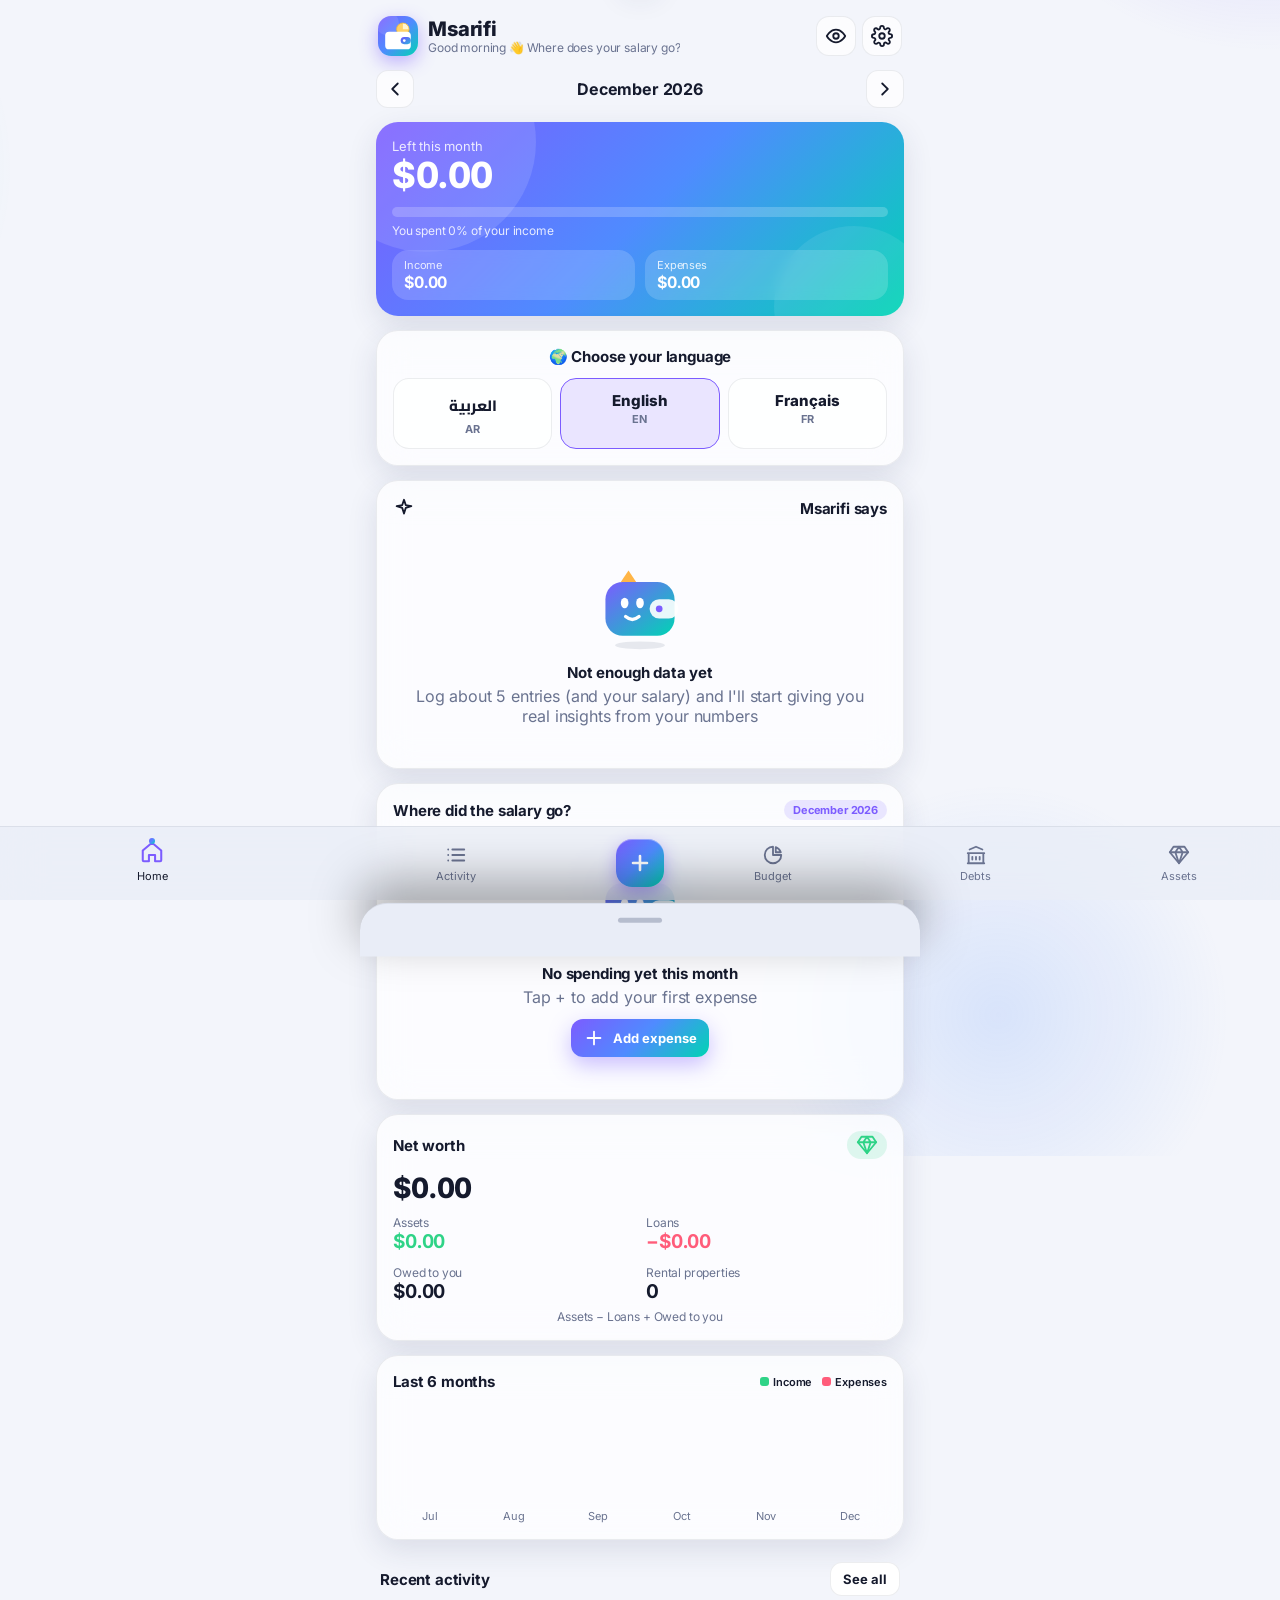
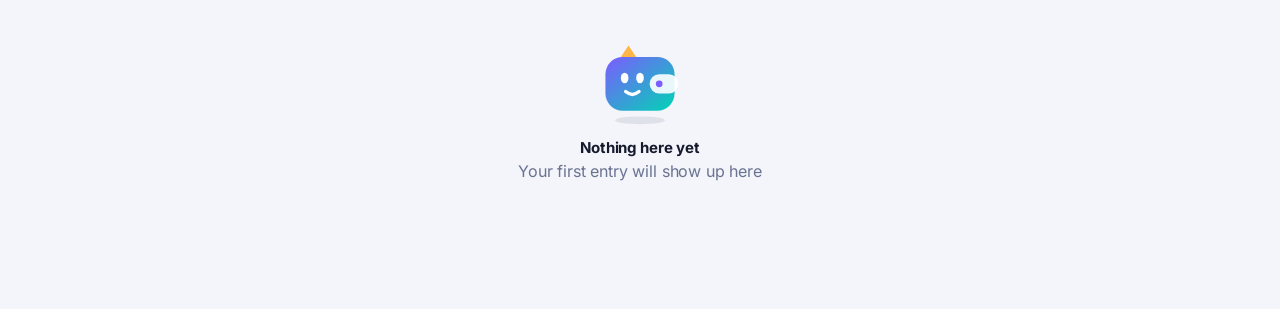
<file: index.html>
<!doctype html>
<html lang="ar" dir="rtl">
<head>
<meta charset="utf-8">
<meta name="viewport" content="width=device-width,initial-scale=1,viewport-fit=cover">
<title>Msarifi</title>
<meta name="description" content="Msarifi: تطبيق لإدارة المصاريف الشخصية والميزانية · Expense & budget tracker · Suivi des dépenses et du budget.">
<meta name="theme-color" content="#0b0f1a" id="themeColor">
<meta name="apple-mobile-web-app-capable" content="yes">
<meta name="mobile-web-app-capable" content="yes">
<meta name="apple-mobile-web-app-status-bar-style" content="black-translucent">
<meta name="apple-mobile-web-app-title" content="Msarifi">
<link rel="manifest" href="manifest.json">
<link rel="icon" href="icons/favicon-32.png" sizes="32x32">
<link rel="icon" href="icons/logo.svg" type="image/svg+xml">
<link rel="apple-touch-icon" href="icons/apple-touch-icon.png">
<link rel="preload" href="fonts/cairo-arabic.woff2" as="font" type="font/woff2" crossorigin>
<link rel="stylesheet" href="styles.css">
<script>try{var t=localStorage.getItem('msarifi.theme');if(localStorage.getItem('msarifi.priv')==='1')document.documentElement.dataset.priv='1';if(t)document.documentElement.dataset.theme=t;else if(matchMedia('(prefers-color-scheme: light)').matches)document.documentElement.dataset.theme='light'}catch(e){}try{var L=localStorage.getItem('msarifi.lang');if(['ar','en','fr'].indexOf(L)<0){L='ar';var n=navigator.languages||[navigator.language||''];for(var i=0;i<n.length;i++){var c=String(n[i]).slice(0,2).toLowerCase();if(c==='ar'||c==='en'||c==='fr'){L=c;break}}}document.documentElement.lang=L;document.documentElement.dir=L==='ar'?'rtl':'ltr'}catch(e){}</script>
</head>
<body>
<div id="app">
  <header class="top">
    <div class="brand"><img class="logo" src="icons/logo.svg" alt=""><div><h1>Msarifi</h1><small id="hello">أين يذهب راتبك؟</small></div></div>
    <div class="row">
      <button class="icon-btn press" id="privBtn" aria-label="إخفاء المبالغ" aria-pressed="false"></button>
      <button class="icon-btn press" id="settingsBtn" aria-label="Paramètres"></button>
    </div>
  </header>
  <main>
    <section class="view" id="v-home"></section>
    <section class="view" id="v-tx"></section>
    <section class="view" id="v-budget"></section>
    <section class="view" id="v-debts"></section>
    <section class="view" id="v-wealth"></section>
  </main>
</div>
<button class="fab" id="fab" aria-label="أضف مصروفًا"></button>
<nav class="tabs" id="tabs"></nav>
<div class="backdrop" id="backdrop"></div>
<div class="sheet" id="sheet" role="dialog" aria-modal="true"><div class="grab"></div><div id="sheetBody"></div></div>
<div class="toast" id="toast"></div>
<canvas id="confetti"></canvas>
<input type="file" id="importFile" accept="application/json,.json" hidden>
<script src="i18n.js"></script>
<script src="app.js"></script>
</body>
</html>
</file>
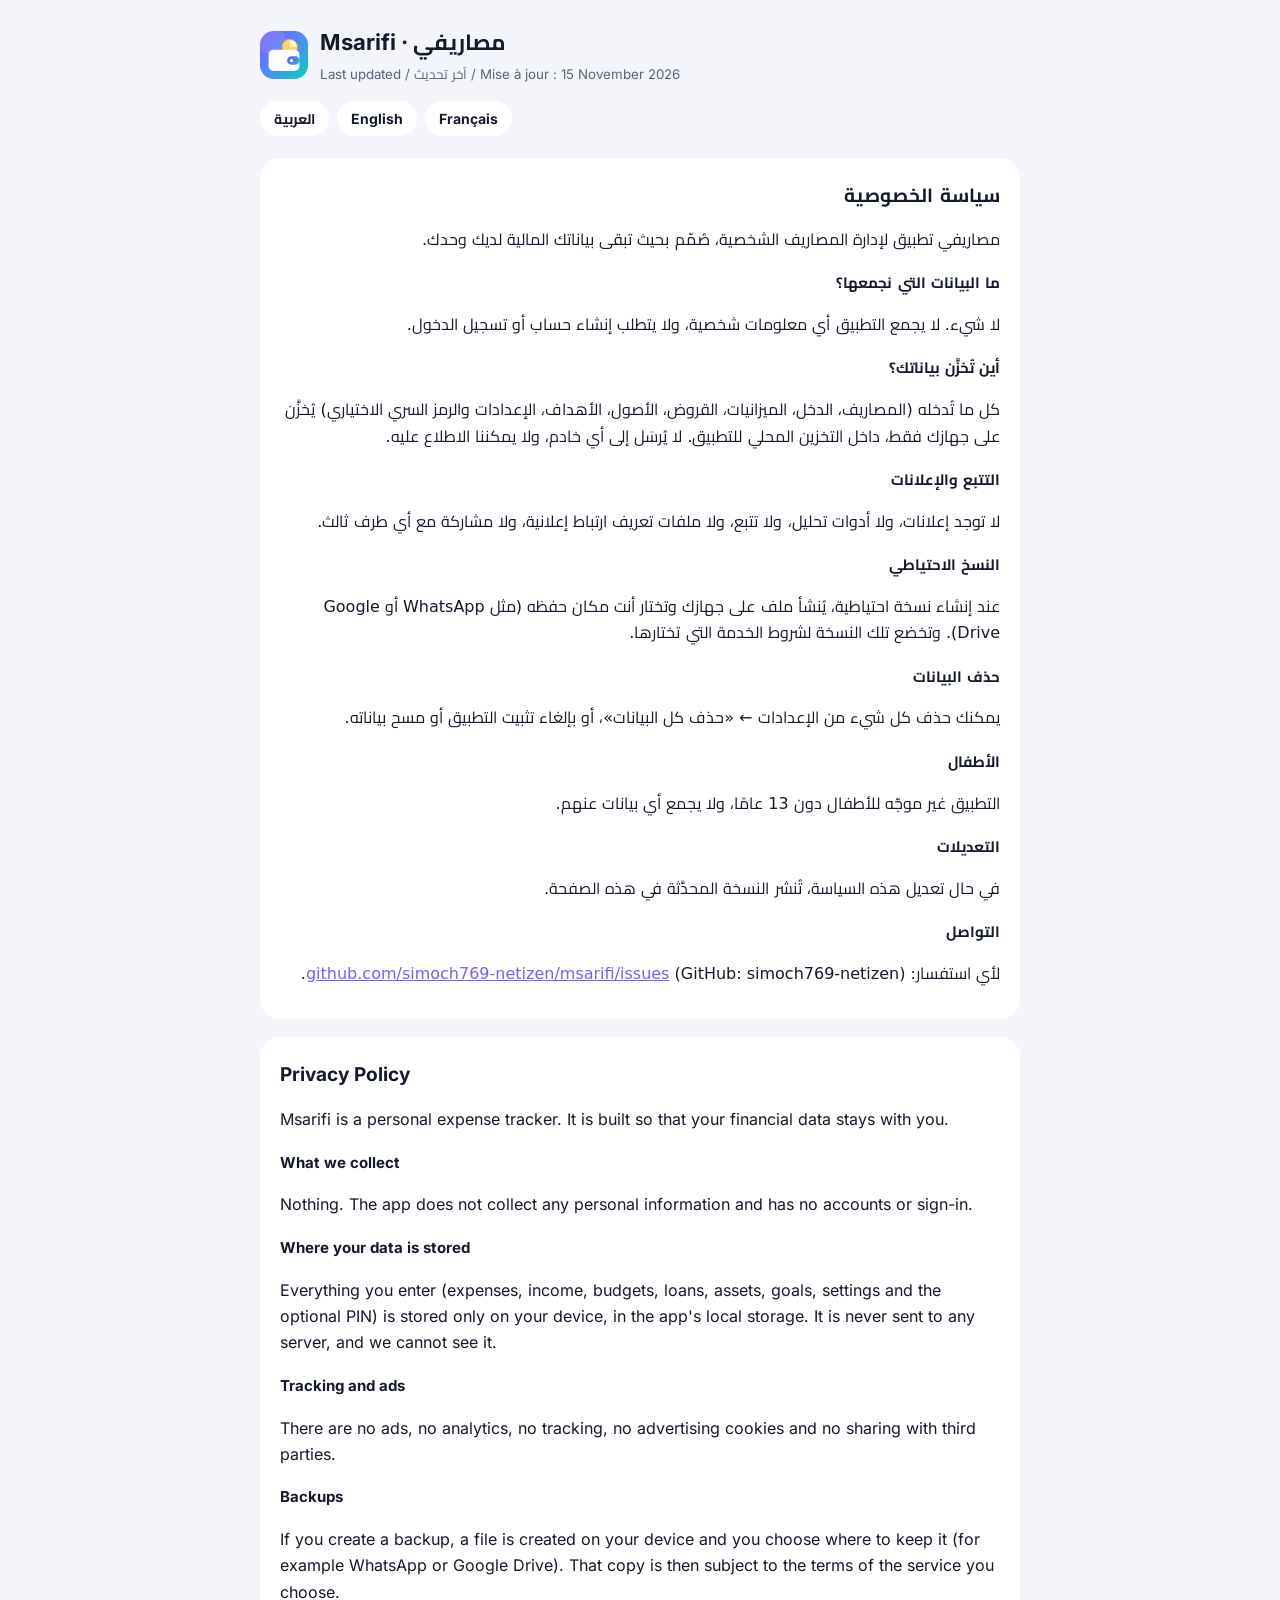
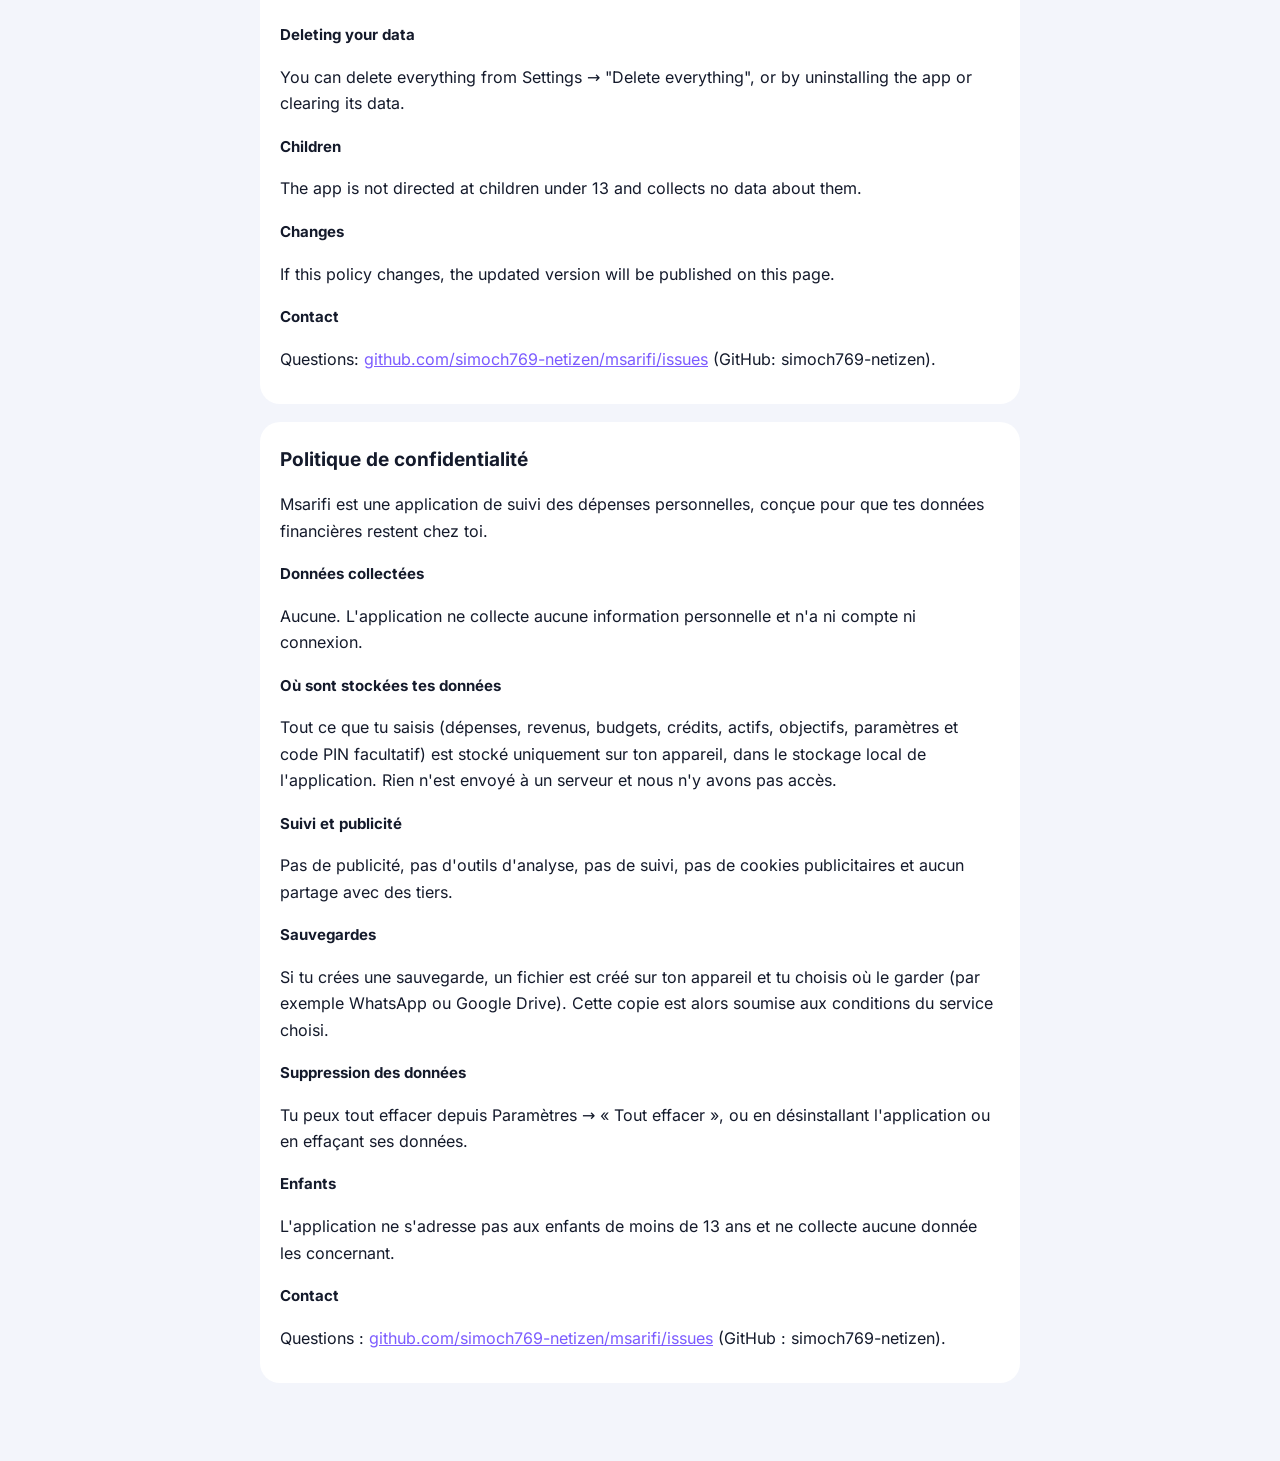
<file: privacy.html>
<!doctype html>
<html lang="en">
<head>
<meta charset="utf-8">
<meta name="viewport" content="width=device-width,initial-scale=1">
<title>Msarifi · Privacy Policy · سياسة الخصوصية · Politique de confidentialité</title>
<meta name="description" content="Msarifi privacy policy: your data stays on your device. No accounts, no servers, no tracking.">
<link rel="icon" href="icons/favicon-32.png">
<style>
@font-face{font-family:Cairo;font-weight:200 1000;font-display:swap;src:url(fonts/cairo-arabic.woff2) format('woff2');unicode-range:U+0600-06FF,U+FE70-FEFF}
@font-face{font-family:Inter;font-weight:100 900;font-display:swap;src:url(fonts/inter-latin.woff2) format('woff2')}
:root{color-scheme:dark light;--bg:#0b0f1a;--card:#141a2b;--text:#eef1f8;--muted:#9aa4bd;--acc:#7c5cff}
@media (prefers-color-scheme:light){:root{--bg:#f3f5fb;--card:#fff;--text:#141a2b;--muted:#5b6478}}
body{margin:0;background:var(--bg);color:var(--text);font-family:Inter,Cairo,system-ui,sans-serif;line-height:1.65}
main{max-width:760px;margin:0 auto;padding:24px 18px 60px}
header{display:flex;align-items:center;gap:12px;margin-bottom:12px}
header img{width:48px;height:48px;border-radius:14px}
h1{font-size:22px;margin:0}
nav{display:flex;gap:8px;margin:14px 0 22px}
nav a{padding:6px 14px;border-radius:99px;background:var(--card);color:var(--text);text-decoration:none;font-weight:700;font-size:14px}
section{background:var(--card);border-radius:20px;padding:6px 20px 16px;margin-bottom:18px}
section[dir=rtl]{font-family:Cairo,system-ui,sans-serif}
h2{font-size:19px}h3{font-size:15px;margin:18px 0 4px}
p,li{color:var(--text)}small,.muted{color:var(--muted)}
a{color:var(--acc)}
</style>
</head>
<body>
<main>
<header><img src="icons/icon-192.png" alt=""><div><h1>Msarifi · مصاريفي</h1><small class="muted">Last updated / آخر تحديث / Mise à jour : 15 November 2026</small></div></header>
<nav><a href="#ar">العربية</a><a href="#en">English</a><a href="#fr">Français</a></nav>

<section id="ar" dir="rtl" lang="ar">
<h2>سياسة الخصوصية</h2>
<p>مصاريفي تطبيق لإدارة المصاريف الشخصية، صُمّم بحيث تبقى بياناتك المالية لديك وحدك.</p>
<h3>ما البيانات التي نجمعها؟</h3>
<p>لا شيء. لا يجمع التطبيق أي معلومات شخصية، ولا يتطلب إنشاء حساب أو تسجيل الدخول.</p>
<h3>أين تُخزَّن بياناتك؟</h3>
<p>كل ما تُدخله (المصاريف، الدخل، الميزانيات، القروض، الأصول، الأهداف، الإعدادات والرمز السري الاختياري) يُخزَّن على جهازك فقط، داخل التخزين المحلي للتطبيق. لا يُرسَل إلى أي خادم، ولا يمكننا الاطلاع عليه.</p>
<h3>التتبع والإعلانات</h3>
<p>لا توجد إعلانات، ولا أدوات تحليل، ولا تتبع، ولا ملفات تعريف ارتباط إعلانية، ولا مشاركة مع أي طرف ثالث.</p>
<h3>النسخ الاحتياطي</h3>
<p>عند إنشاء نسخة احتياطية، يُنشأ ملف على جهازك وتختار أنت مكان حفظه (مثل WhatsApp أو Google Drive). وتخضع تلك النسخة لشروط الخدمة التي تختارها.</p>
<h3>حذف البيانات</h3>
<p>يمكنك حذف كل شيء من الإعدادات ← «حذف كل البيانات»، أو بإلغاء تثبيت التطبيق أو مسح بياناته.</p>
<h3>الأطفال</h3>
<p>التطبيق غير موجّه للأطفال دون 13 عامًا، ولا يجمع أي بيانات عنهم.</p>
<h3>التعديلات</h3>
<p>في حال تعديل هذه السياسة، تُنشر النسخة المحدَّثة في هذه الصفحة.</p>
<h3>التواصل</h3>
<p>لأي استفسار: <a href="https://github.com/simoch769-netizen/msarifi/issues">github.com/simoch769-netizen/msarifi/issues</a> (GitHub: simoch769-netizen).</p>
</section>

<section id="en" dir="ltr" lang="en">
<h2>Privacy Policy</h2>
<p>Msarifi is a personal expense tracker. It is built so that your financial data stays with you.</p>
<h3>What we collect</h3>
<p>Nothing. The app does not collect any personal information and has no accounts or sign-in.</p>
<h3>Where your data is stored</h3>
<p>Everything you enter (expenses, income, budgets, loans, assets, goals, settings and the optional PIN) is stored only on your device, in the app's local storage. It is never sent to any server, and we cannot see it.</p>
<h3>Tracking and ads</h3>
<p>There are no ads, no analytics, no tracking, no advertising cookies and no sharing with third parties.</p>
<h3>Backups</h3>
<p>If you create a backup, a file is created on your device and you choose where to keep it (for example WhatsApp or Google Drive). That copy is then subject to the terms of the service you choose.</p>
<h3>Deleting your data</h3>
<p>You can delete everything from Settings → "Delete everything", or by uninstalling the app or clearing its data.</p>
<h3>Children</h3>
<p>The app is not directed at children under 13 and collects no data about them.</p>
<h3>Changes</h3>
<p>If this policy changes, the updated version will be published on this page.</p>
<h3>Contact</h3>
<p>Questions: <a href="https://github.com/simoch769-netizen/msarifi/issues">github.com/simoch769-netizen/msarifi/issues</a> (GitHub: simoch769-netizen).</p>
</section>

<section id="fr" dir="ltr" lang="fr">
<h2>Politique de confidentialité</h2>
<p>Msarifi est une application de suivi des dépenses personnelles, conçue pour que tes données financières restent chez toi.</p>
<h3>Données collectées</h3>
<p>Aucune. L'application ne collecte aucune information personnelle et n'a ni compte ni connexion.</p>
<h3>Où sont stockées tes données</h3>
<p>Tout ce que tu saisis (dépenses, revenus, budgets, crédits, actifs, objectifs, paramètres et code PIN facultatif) est stocké uniquement sur ton appareil, dans le stockage local de l'application. Rien n'est envoyé à un serveur et nous n'y avons pas accès.</p>
<h3>Suivi et publicité</h3>
<p>Pas de publicité, pas d'outils d'analyse, pas de suivi, pas de cookies publicitaires et aucun partage avec des tiers.</p>
<h3>Sauvegardes</h3>
<p>Si tu crées une sauvegarde, un fichier est créé sur ton appareil et tu choisis où le garder (par exemple WhatsApp ou Google Drive). Cette copie est alors soumise aux conditions du service choisi.</p>
<h3>Suppression des données</h3>
<p>Tu peux tout effacer depuis Paramètres → « Tout effacer », ou en désinstallant l'application ou en effaçant ses données.</p>
<h3>Enfants</h3>
<p>L'application ne s'adresse pas aux enfants de moins de 13 ans et ne collecte aucune donnée les concernant.</p>
<h3>Contact</h3>
<p>Questions : <a href="https://github.com/simoch769-netizen/msarifi/issues">github.com/simoch769-netizen/msarifi/issues</a> (GitHub : simoch769-netizen).</p>
</section>
</main>
</body>
</html>
</file>
<file: styles.css>
@font-face{font-family:Cairo;font-style:normal;font-weight:200 1000;font-display:swap;src:url(fonts/cairo-arabic.woff2) format('woff2');unicode-range:U+0600-06FF,U+0750-077F,U+0870-088E,U+0890-0891,U+0897-08E1,U+08E3-08FF,U+200C-200E,U+2010-2011,U+204F,U+2E41,U+FB50-FDFF,U+FE70-FE74,U+FE76-FEFC}
@font-face{font-family:Cairo;font-style:normal;font-weight:200 1000;font-display:swap;src:url(fonts/cairo-latin-ext.woff2) format('woff2');unicode-range:U+0100-02BA,U+02BD-02C5,U+02C7-02CC,U+02CE-02D7,U+02DD-02FF,U+0304,U+0308,U+0329,U+1D00-1DBF,U+1E00-1E9F,U+1EF2-1EFF,U+2020,U+20A0-20AB,U+20AD-20C0,U+2113,U+2C60-2C7F,U+A720-A7FF}
@font-face{font-family:Cairo;font-style:normal;font-weight:200 1000;font-display:swap;src:url(fonts/cairo-latin.woff2) format('woff2');unicode-range:U+0000-00FF,U+0131,U+0152-0153,U+02BB-02BC,U+02C6,U+02DA,U+02DC,U+0304,U+0308,U+0329,U+2000-206F,U+20AC,U+2122,U+2191,U+2193,U+2212,U+2215,U+FEFF,U+FFFD}

:root{
  --bg:#0b0f1a;--bg2:#121829;--card:rgba(255,255,255,.06);--card-solid:#161d31;--border:rgba(255,255,255,.09);
  --text:#eef1f8;--muted:#8d97b0;--primary:#7c5cff;--primary2:#00d4b4;--danger:#ff5c7a;--ok:#2fd387;--warn:#ffb547;
  --grad:linear-gradient(135deg,#7c5cff 0%,#4f8bff 50%,#00d4b4 100%);
  --shadow:0 10px 30px rgba(0,0,0,.35);--r:22px;--nav-h:74px;
  --ease:cubic-bezier(.22,1,.36,1);--spring:cubic-bezier(.34,1.56,.64,1);
  color-scheme:dark;
}
[data-theme="light"]{
  --bg:#f3f5fb;--bg2:#e9edf7;--card:rgba(255,255,255,.72);--card-solid:#fff;--border:rgba(20,30,60,.08);
  --text:#151a2d;--muted:#6a7390;--shadow:0 10px 30px rgba(40,50,90,.12);color-scheme:light;
}
*{box-sizing:border-box;-webkit-tap-highlight-color:transparent;-webkit-touch-callout:none;-webkit-user-select:none;user-select:none}
html,body{margin:0;height:100%;-webkit-user-select:none;user-select:none;-webkit-touch-callout:none}
input,textarea,[contenteditable],[contenteditable="true"]{-webkit-user-select:text;user-select:text;-webkit-touch-callout:default}
img,svg{-webkit-user-drag:none;user-drag:none;-webkit-touch-callout:none}
@font-face{font-family:Inter;font-style:normal;font-weight:100 900;font-display:swap;src:url(fonts/inter-latin.woff2) format('woff2');unicode-range:U+0000-00FF,U+0131,U+0152-0153,U+02BB-02BC,U+02C6,U+02DA,U+02DC,U+0304,U+0308,U+0329,U+2000-206F,U+20AC,U+2122,U+2191,U+2193,U+2212,U+2215,U+FEFF,U+FFFD}
body{font-family:Cairo,system-ui,sans-serif;background:var(--bg);color:var(--text);overscroll-behavior-y:none;-webkit-font-smoothing:antialiased;transition:background .4s,color .4s}
body::before{content:"";position:fixed;inset:-20vmax;z-index:-1;pointer-events:none;
  background:radial-gradient(40vmax 40vmax at 85% 0%,rgba(124,92,255,.28),transparent 60%),radial-gradient(35vmax 35vmax at 0% 30%,rgba(0,212,180,.18),transparent 60%),radial-gradient(30vmax 30vmax at 70% 90%,rgba(79,139,255,.16),transparent 60%);
  animation:blobs 18s ease-in-out infinite alternate}
@keyframes blobs{to{transform:translate3d(-3vmax,2vmax,0) rotate(8deg)}}
button,input,select,textarea{font:inherit;color:inherit}
.num{font-variant-numeric:tabular-nums;direction:ltr;unicode-bidi:isolate;display:inline-block}
svg.i{width:22px;height:22px;stroke:currentColor;fill:none;stroke-width:2;stroke-linecap:round;stroke-linejoin:round;flex:none}

/* layout */
#app{max-width:560px;margin:0 auto;min-height:100%;padding:calc(env(safe-area-inset-top) + 10px) 16px calc(var(--nav-h) + 28px + env(safe-area-inset-bottom))}
header.top{display:flex;align-items:center;justify-content:space-between;padding:6px 2px 14px}
.brand{display:flex;align-items:center;gap:10px}
.logo{width:40px;height:40px;border-radius:13px;background:var(--grad);display:grid;place-items:center;box-shadow:0 6px 18px rgba(124,92,255,.45);color:#fff;font-weight:800;font-size:20px}
.brand h1{font-size:20px;margin:0;font-weight:800;line-height:1.1}
.brand small{color:var(--muted);font-size:12px;display:block}
.icon-btn{width:42px;height:42px;border-radius:14px;border:1px solid var(--border);background:var(--card);display:grid;place-items:center;cursor:pointer;backdrop-filter:blur(14px);-webkit-backdrop-filter:blur(14px)}

.view{display:none}
.view.active{display:block;animation:viewIn .45s var(--ease) both}
.view.active.back{animation-name:viewInBack}
@keyframes viewIn{from{opacity:0;transform:translate3d(-24px,0,0)}to{opacity:1;transform:none}}
@keyframes viewInBack{from{opacity:0;transform:translate3d(24px,0,0)}to{opacity:1;transform:none}}
[dir="ltr"] .view.active{animation-name:viewInL}[dir="ltr"] .view.active.back{animation-name:viewInBackL}
@keyframes viewInL{from{opacity:0;transform:translate3d(24px,0,0)}to{opacity:1;transform:none}}
@keyframes viewInBackL{from{opacity:0;transform:translate3d(-24px,0,0)}to{opacity:1;transform:none}}

.card{background:var(--card);border:1px solid var(--border);border-radius:var(--r);padding:16px;margin-bottom:14px;box-shadow:var(--shadow);backdrop-filter:blur(18px) saturate(140%);-webkit-backdrop-filter:blur(18px) saturate(140%)}
.stagger>*{animation:rise .55s var(--ease) both;animation-delay:calc(var(--d,0) * 55ms)}
@keyframes rise{from{opacity:0;transform:translate3d(0,18px,0) scale(.98)}to{opacity:1;transform:none}}
.card h2,.sec-title{font-size:15px;margin:0 0 12px;font-weight:700;display:flex;align-items:center;gap:8px;justify-content:space-between}
.sec-title{margin:22px 4px 10px}
.muted{color:var(--muted)}
.row{display:flex;align-items:center;gap:10px}
.between{justify-content:space-between}
.grid2{display:grid;grid-template-columns:1fr 1fr;gap:12px}

.hero{background:var(--grad);color:#fff;border:none;position:relative;overflow:hidden}
.hero::after{content:"";position:absolute;width:220px;height:220px;border-radius:50%;background:rgba(255,255,255,.12);top:-90px;left:-60px}
.hero::before{content:"";position:absolute;width:160px;height:160px;border-radius:50%;background:rgba(255,255,255,.08);bottom:-70px;right:-30px}
.hero .lbl{opacity:.85;font-size:13px}
.hero .big{font-size:36px;font-weight:800;letter-spacing:-.5px;line-height:1.2}
.hero .sub{display:flex;gap:10px;margin-top:12px;position:relative;z-index:1}
.pill{flex:1;background:rgba(255,255,255,.16);border-radius:16px;padding:8px 12px;backdrop-filter:blur(6px)}
.pill small{display:block;opacity:.85;font-size:11px}
.pill b{font-size:16px}
.stat small{color:var(--muted);font-size:12px;display:block}
.stat b{font-size:19px}
.pos{color:var(--ok)}.neg{color:var(--danger)}

.month-nav{display:flex;align-items:center;justify-content:space-between;margin:0 0 14px}
.month-nav b{font-size:16px}
.chip-btn{border:1px solid var(--border);background:var(--card);border-radius:12px;width:38px;height:38px;display:grid;place-items:center;cursor:pointer}

/* buttons + ripple */
.btn{position:relative;overflow:hidden;border:none;border-radius:16px;padding:13px 18px;font-weight:700;cursor:pointer;background:var(--card-solid);border:1px solid var(--border);transition:transform .18s var(--spring),box-shadow .2s;display:inline-flex;align-items:center;justify-content:center;gap:8px}
.btn.primary{background:var(--grad);color:#fff;border:none;box-shadow:0 8px 22px rgba(124,92,255,.4)}
.btn.danger{background:rgba(255,92,122,.14);color:var(--danger);border-color:rgba(255,92,122,.25)}
.btn.block{width:100%}
.btn.sm{padding:8px 12px;border-radius:12px;font-size:13px}
.press{transition:transform .18s var(--spring)}
.press:active,.btn:active,.icon-btn:active,.chip-btn:active{transform:scale(.94)}
.ripple{position:absolute;border-radius:50%;transform:scale(0);background:currentColor;opacity:.25;pointer-events:none;animation:ripple .6s ease-out forwards}
@keyframes ripple{to{transform:scale(4);opacity:0}}
.bounce{animation:bounce .5s var(--spring)}
@keyframes bounce{0%{transform:scale(1)}40%{transform:scale(.85)}70%{transform:scale(1.08)}100%{transform:scale(1)}}

/* FAB */
.fab{position:fixed;z-index:30;left:calc(50% - 24px);bottom:calc((var(--nav-h) - 48px) / 2 + env(safe-area-inset-bottom));width:48px;height:48px;border-radius:16px;border:none;background:var(--grad);color:#fff;box-shadow:0 6px 16px rgba(124,92,255,.45),inset 0 1px 0 rgba(255,255,255,.35);cursor:pointer;display:grid;place-items:center;transition:transform .25s var(--spring)}
.fab svg.i{width:24px;height:24px;stroke-width:2.6;transition:transform .35s var(--spring)}
.fab:active{transform:scale(.9)}
.fab.open svg.i{transform:rotate(135deg)}
.fab::after{content:"";position:absolute;inset:0;border-radius:inherit;box-shadow:0 0 0 0 rgba(124,92,255,.6);animation:pulse 2.6s infinite}
@keyframes pulse{70%{box-shadow:0 0 0 9px rgba(124,92,255,0)}100%{box-shadow:0 0 0 0 rgba(124,92,255,0)}}

/* bottom nav */
nav.tabs{position:fixed;z-index:20;bottom:0;left:0;right:0;height:calc(var(--nav-h) + env(safe-area-inset-bottom));padding-bottom:env(safe-area-inset-bottom);display:grid;grid-template-columns:repeat(2,calc((100% - 64px) / 4)) 64px repeat(3,calc((100% - 64px) / 6));align-items:center;background:color-mix(in srgb,var(--bg2) 78%,transparent);backdrop-filter:blur(22px) saturate(160%);-webkit-backdrop-filter:blur(22px) saturate(160%);border-top:1px solid var(--border)}
nav.tabs button{min-width:0;background:none;border:none;display:flex;flex-direction:column;align-items:center;gap:3px;font-size:11px;color:var(--muted);cursor:pointer;padding:8px 0;position:relative;transition:color .25s}
nav.tabs button.gap{pointer-events:none;visibility:hidden}
nav.tabs button span{max-width:100%;overflow:hidden;text-overflow:ellipsis;white-space:nowrap;padding:0 2px}
nav.tabs button svg.i{transition:transform .35s var(--spring)}
nav.tabs button.on{color:var(--text)}
nav.tabs button.on svg.i{transform:translateY(-3px) scale(1.12);color:var(--primary)}
nav.tabs button.on::after{content:"";position:absolute;top:2px;width:6px;height:6px;border-radius:50%;background:var(--grad);animation:pop .4s var(--spring)}
@keyframes pop{from{transform:scale(0)}to{transform:scale(1)}}

/* lists */
.list{display:flex;flex-direction:column;gap:8px}
.item-wrap{position:relative;border-radius:18px;overflow:hidden}
.item-wrap .del-bg{position:absolute;inset:0;background:linear-gradient(90deg,var(--danger),#ff8a5c);display:flex;align-items:center;justify-content:flex-end;padding:0 22px;color:#fff;border-radius:18px}
.item{position:relative;display:flex;align-items:center;gap:12px;padding:12px;background:var(--card-solid);border:1px solid var(--border);border-radius:18px;touch-action:pan-y;will-change:transform;transition:transform .35s var(--ease)}
.item.dragging{transition:none}
.item.removing{transform:translateX(-110%)!important;opacity:0;transition:transform .3s,opacity .3s}
.ic{width:42px;height:42px;border-radius:14px;display:grid;place-items:center;flex:none;color:#fff}
.item .meta{flex:1;min-width:0}
.item .meta b{display:block;font-size:14px;white-space:nowrap;overflow:hidden;text-overflow:ellipsis}
.item .meta small{color:var(--muted);font-size:12px}
.item .amt{font-weight:800;font-size:15px;text-align:end}
.day-h{font-size:12px;color:var(--muted);margin:12px 6px 2px;display:flex;justify-content:space-between}

/* progress */
.bar{height:10px;border-radius:99px;background:color-mix(in srgb,var(--muted) 20%,transparent);overflow:hidden}
.bar>i{display:block;height:100%;width:0;border-radius:inherit;background:var(--grad);transition:width 1.1s var(--ease)}
.bar.over>i{background:linear-gradient(90deg,#ff5c7a,#ffb547)}
.bar.warn>i{background:linear-gradient(90deg,#ffb547,#ffd36b)}
.budget-row{padding:12px 0;border-bottom:1px dashed var(--border)}
.budget-row:last-child{border:none}
.badge{font-size:11px;padding:3px 9px;border-radius:99px;font-weight:700}
.badge.over{background:rgba(255,92,122,.15);color:var(--danger);animation:shake .6s .3s}
.badge.ok{background:rgba(47,211,135,.14);color:var(--ok)}
.badge.warn{background:rgba(255,181,71,.15);color:var(--warn)}
@keyframes shake{20%,60%{transform:translateX(-3px)}40%,80%{transform:translateX(3px)}}
.alert{display:flex;gap:10px;align-items:center;background:rgba(255,92,122,.12);border:1px solid rgba(255,92,122,.3);color:var(--danger);padding:12px 14px;border-radius:16px;margin-bottom:14px;font-size:13px;font-weight:600;animation:rise .5s var(--ease) both}

/* charts */
.donut-wrap{display:flex;align-items:center;gap:16px}
.donut{width:150px;height:150px;flex:none;position:relative}
.donut svg{width:100%;height:100%;transform:rotate(-90deg)}
.donut circle{fill:none;stroke-width:16;stroke-linecap:round;transition:stroke-dasharray 1.2s var(--ease),stroke-width .2s}
.donut .center{position:absolute;inset:0;display:grid;place-items:center;text-align:center}
.donut .center small{display:block;color:var(--muted);font-size:11px}
.donut .center b{font-size:17px}
.legend{flex:1;display:flex;flex-direction:column;gap:7px;font-size:13px;min-width:0}
.legend div{display:flex;align-items:center;gap:7px}
.legend i{width:10px;height:10px;border-radius:4px;flex:none}
.legend span{flex:1;white-space:nowrap;overflow:hidden;text-overflow:ellipsis}
.hbars{display:flex;flex-direction:column;gap:10px;margin-top:14px}
.hbar{display:grid;grid-template-columns:86px 1fr 70px;gap:8px;align-items:center;font-size:12px}
.hbar .t{height:12px;border-radius:99px;background:color-mix(in srgb,var(--muted) 15%,transparent);overflow:hidden}
.hbar .t i{display:block;height:100%;width:0;border-radius:inherit;transition:width 1.1s var(--ease)}
.cols{display:flex;align-items:flex-end;gap:10px;height:120px;padding-top:8px}
.cols .c{flex:1;display:flex;flex-direction:column;align-items:center;gap:6px;height:100%;justify-content:flex-end;font-size:11px;color:var(--muted)}
.cols .c .pair{display:flex;gap:3px;align-items:flex-end;height:100%;width:100%;justify-content:center}
.cols .c i{width:40%;max-width:14px;border-radius:6px 6px 3px 3px;height:0;transition:height 1s var(--ease)}

/* segmented */
.seg{display:flex;background:var(--card);border:1px solid var(--border);border-radius:16px;padding:4px;margin-bottom:14px;position:relative}
.seg button{flex:1;border:none;background:none;padding:9px;border-radius:12px;font-weight:700;color:var(--muted);cursor:pointer;position:relative;z-index:1;transition:color .3s}
.seg button.on{color:#fff}
.seg .thumb{position:absolute;top:4px;bottom:4px;border-radius:12px;background:var(--grad);transition:all .4s var(--spring);z-index:0}

/* sheet */
.backdrop{position:fixed;inset:0;background:rgba(5,8,18,.55);backdrop-filter:blur(4px);z-index:40;opacity:0;pointer-events:none;transition:opacity .3s}
.backdrop.show{opacity:1;pointer-events:auto}
.sheet{position:fixed;z-index:50;left:0;right:0;bottom:0;max-width:560px;margin:0 auto;max-height:92vh;overflow:auto;background:var(--bg2);border-radius:28px 28px 0 0;padding:10px 18px calc(22px + env(safe-area-inset-bottom));transform:translate3d(0,105%,0);transition:transform .45s var(--ease);box-shadow:0 -20px 50px rgba(0,0,0,.35);border-top:1px solid var(--border)}
.sheet.show{transform:none}
.sheet.dragging{transition:none}
.grab{width:44px;height:5px;border-radius:9px;background:var(--muted);opacity:.4;margin:4px auto 12px}
.sheet h3{margin:0 0 14px;font-size:18px;display:flex;justify-content:space-between;align-items:center}
.field{margin-bottom:12px}
.field label{display:block;font-size:12px;color:var(--muted);margin:0 4px 6px}
.input{width:100%;padding:13px 14px;border-radius:14px;border:1px solid var(--border);background:var(--card);outline:none;transition:border-color .2s,box-shadow .2s;font-size:16px}
.input:focus{border-color:var(--primary);box-shadow:0 0 0 4px rgba(124,92,255,.18)}
.amount-in{font-size:42px;font-weight:800;text-align:center;border:none;background:none;padding:6px 0;direction:ltr}
.amount-in:focus{box-shadow:none}
.amount-box{text-align:center;padding:4px 0 10px}
.amount-box .cur{color:var(--muted);font-weight:700}
.type-toggle{display:flex;gap:8px;margin-bottom:10px}
.type-toggle button{flex:1;padding:10px;border-radius:14px;border:1px solid var(--border);background:var(--card);font-weight:700;cursor:pointer;transition:all .3s var(--ease);display:flex;gap:6px;justify-content:center;align-items:center}
.type-toggle button.on.exp{background:rgba(255,92,122,.16);border-color:var(--danger);color:var(--danger)}
.type-toggle button.on.inc{background:rgba(47,211,135,.16);border-color:var(--ok);color:var(--ok)}
.cats{display:grid;grid-template-columns:repeat(4,1fr);gap:8px;margin-bottom:12px}
.cat{display:flex;flex-direction:column;align-items:center;gap:5px;padding:9px 4px;border-radius:16px;border:1.5px solid transparent;background:var(--card);cursor:pointer;font-size:11px;font-weight:600;transition:transform .2s var(--spring),border-color .2s,background .2s;text-align:center;line-height:1.2}
.cat .ic{width:38px;height:38px;border-radius:13px}
.cat.on{border-color:var(--primary);background:rgba(124,92,255,.12);transform:translateY(-2px)}
.cat.on .ic{animation:bounce .5s var(--spring)}
.colors{display:flex;gap:8px;flex-wrap:wrap}
.colors button{width:32px;height:32px;border-radius:50%;border:3px solid transparent;cursor:pointer}
.colors button.on{border-color:var(--text)}
.iconpick{display:flex;gap:6px;flex-wrap:wrap}
.iconpick button{width:40px;height:40px;border-radius:12px;border:1.5px solid var(--border);background:var(--card);display:grid;place-items:center;cursor:pointer}
.iconpick button.on{border-color:var(--primary);color:var(--primary)}

/* success overlay */
.success{position:fixed;inset:0;z-index:70;display:grid;place-items:center;pointer-events:none}
.success .disc{width:110px;height:110px;border-radius:50%;background:var(--grad);display:grid;place-items:center;box-shadow:0 20px 50px rgba(124,92,255,.5);animation:disc .9s var(--spring) both}
.success svg{width:60px;height:60px;stroke:#fff;stroke-width:5;fill:none;stroke-linecap:round;stroke-linejoin:round}
.success path{stroke-dasharray:60;stroke-dashoffset:60;animation:draw .45s .25s ease-out forwards}
@keyframes disc{0%{transform:scale(0) rotate(-30deg);opacity:0}60%{transform:scale(1.1);opacity:1}100%{transform:scale(1)}}
@keyframes draw{to{stroke-dashoffset:0}}
.success.out .disc{animation:discOut .35s ease-in forwards}
@keyframes discOut{to{transform:scale(.4);opacity:0}}
#confetti{position:fixed;inset:0;z-index:69;pointer-events:none;width:100%;height:100%}

.toast{position:fixed;z-index:80;left:50%;top:calc(env(safe-area-inset-top) + 14px);transform:translate(-50%,-220%);background:var(--card-solid);border:1px solid var(--border);padding:11px 18px;border-radius:16px;box-shadow:var(--shadow);font-weight:700;font-size:14px;transition:transform .45s var(--spring);display:flex;gap:8px;align-items:center;max-width:90vw}
.toast.show{transform:translate(-50%,0)}

/* empty state */
.empty{text-align:center;padding:26px 10px;color:var(--muted)}
.empty .blob{width:96px;height:96px;margin:0 auto 10px;position:relative;animation:float 3.2s ease-in-out infinite}
.empty .blob svg{width:100%;height:100%}
.empty b{display:block;color:var(--text);font-size:15px;margin-bottom:4px}
@keyframes float{50%{transform:translateY(-10px) rotate(-4deg)}}
.eye{animation:blink 4s infinite;transform-origin:center;transform-box:fill-box}
@keyframes blink{0%,92%,100%{transform:scaleY(1)}95%{transform:scaleY(.1)}}

.kv{display:flex;justify-content:space-between;font-size:13px;padding:5px 0}
.kv span{color:var(--muted)}
.tag{display:inline-flex;align-items:center;gap:4px;font-size:11px;padding:3px 9px;border-radius:99px;background:rgba(124,92,255,.14);color:var(--primary);font-weight:700}
.tag.green{background:rgba(47,211,135,.14);color:var(--ok)}
.paid{opacity:.55}
.paid .meta b{text-decoration:line-through}
.check{width:34px;height:34px;border-radius:11px;border:2px solid var(--border);background:none;display:grid;place-items:center;cursor:pointer;color:var(--ok);transition:all .3s var(--spring)}
.check.on{background:var(--ok);border-color:var(--ok);color:#fff;transform:rotate(-8deg)}
.hint{font-size:12px;color:var(--muted);text-align:center;margin:6px 0 0}

/* privacy mode */
.num{transition:filter .45s var(--ease),opacity .45s var(--ease)}
[data-priv="1"] .num{filter:blur(7px);opacity:.75;user-select:none}
[data-priv="1"] .hero .num{filter:blur(9px)}
.eye-ic .eyeball{transform-origin:12px 12px;transform-box:view-box;transition:transform .35s var(--spring)}
.eye-ic .pupil{transform-origin:12px 12px;transform-box:view-box;transition:transform .3s var(--ease)}
.eye-ic .slash{stroke-dasharray:26;stroke-dashoffset:26;transition:stroke-dashoffset .35s .12s var(--ease)}
[data-priv="1"] .eye-ic .eyeball{transform:scaleY(.12)}
[data-priv="1"] .eye-ic .pupil{transform:scale(0)}
[data-priv="1"] .eye-ic .slash{stroke-dashoffset:0}
[data-priv="1"] #privBtn{color:var(--primary);border-color:rgba(124,92,255,.45)}
@media (prefers-reduced-motion:reduce){
  *,*::before,*::after{animation-duration:.001ms!important;animation-iteration-count:1!important;transition-duration:.001ms!important}
  body::before{animation:none}
}
header.top .row{gap:6px}
header.top .icon-btn{width:40px;height:40px;border-radius:13px}
.brand{min-width:0;flex:1}
.brand>div:last-child{min-width:0}
.brand small{white-space:nowrap;overflow:hidden;text-overflow:ellipsis}
/* v2: search, chips, insights, goals, lock */
svg.i.mini{width:13px;height:13px;vertical-align:-2px;display:inline-block}
.searchbar{position:relative;margin-bottom:10px}
.searchbar svg.i{position:absolute;top:50%;inset-inline-start:14px;transform:translateY(-50%);color:var(--muted);width:18px;height:18px}
.searchbar .input{padding-inline-start:42px}
.chips{display:flex;gap:7px;overflow-x:auto;padding:2px 2px 10px;scrollbar-width:none;-webkit-overflow-scrolling:touch}
.chips::-webkit-scrollbar{display:none}
.chip{flex:none;display:inline-flex;align-items:center;gap:6px;padding:7px 12px;border-radius:99px;border:1px solid var(--border);background:var(--card);font-size:12px;font-weight:700;cursor:pointer;white-space:nowrap;transition:transform .2s var(--spring),background .25s,border-color .25s}
.chip i{width:8px;height:8px;border-radius:50%}
.chip.on{background:rgba(124,92,255,.16);border-color:var(--primary);color:var(--text)}
.chip:active{transform:scale(.94)}
.presets{margin:-2px 0 2px}
.presets:empty{display:none}
.switch-row{display:flex;align-items:center;gap:10px;margin:0 0 14px;cursor:pointer;font-size:13px;font-weight:600}
.switch-row input{position:absolute;opacity:0;pointer-events:none}
.sw{width:44px;height:26px;border-radius:99px;background:color-mix(in srgb,var(--muted) 35%,transparent);position:relative;flex:none;transition:background .3s}
.sw::after{content:"";position:absolute;top:3px;inset-inline-start:3px;width:20px;height:20px;border-radius:50%;background:#fff;box-shadow:0 2px 6px rgba(0,0,0,.3);transition:transform .35s var(--spring)}
.switch-row input:checked+.sw{background:var(--primary)}
.switch-row input:checked+.sw::after{transform:translateX(-18px)}
[dir="ltr"] .switch-row input:checked+.sw::after{transform:translateX(18px)}
.ins-list{display:flex;flex-direction:column;gap:8px;margin-top:10px}
.ins{display:flex;gap:10px;align-items:flex-start;padding:11px 12px;border-radius:15px;font-size:13px;line-height:1.75;background:color-mix(in srgb,var(--primary) 9%,transparent);border:1px solid color-mix(in srgb,var(--primary) 18%,transparent)}
.ins svg.i{width:18px;height:18px;margin-top:3px;color:var(--primary)}
.ins.good{background:rgba(47,211,135,.09);border-color:rgba(47,211,135,.22)}.ins.good svg.i{color:var(--ok)}
.ins.warn{background:rgba(255,181,71,.09);border-color:rgba(255,181,71,.25)}.ins.warn svg.i{color:var(--warn)}
.ins.bad{background:rgba(255,92,122,.09);border-color:rgba(255,92,122,.25)}.ins.bad svg.i{color:var(--danger)}
.safe{border-radius:18px;padding:14px;background:linear-gradient(135deg,rgba(47,211,135,.16),rgba(0,212,180,.08));border:1px solid rgba(47,211,135,.25);text-align:center}
.safe.neg{background:linear-gradient(135deg,rgba(255,92,122,.16),rgba(255,138,92,.08));border-color:rgba(255,92,122,.3)}
.safe small{display:block;color:var(--muted);font-size:12px}
.safe b{display:block;font-size:30px;font-weight:800;line-height:1.3}
.safe>span{font-size:12px;color:var(--muted)}
.safe-calc{font-size:11px;color:var(--muted);margin-top:6px;opacity:.9}
.card.backup{display:flex;gap:12px;align-items:flex-start;border-color:rgba(255,181,71,.35);background:linear-gradient(135deg,rgba(255,181,71,.12),transparent)}
.card.backup>svg.i{color:var(--warn);width:26px;height:26px;margin-top:2px}
.lock{position:fixed;inset:0;z-index:100;display:flex;flex-direction:column;align-items:center;justify-content:center;gap:16px;background:var(--bg);animation:fadeIn .3s ease both;padding:20px}
.lock::before{content:"";position:absolute;inset:0;z-index:-1;background:radial-gradient(50vmax 50vmax at 80% 0%,rgba(124,92,255,.3),transparent 60%),radial-gradient(40vmax 40vmax at 0% 100%,rgba(0,212,180,.2),transparent 60%)}
.lock.out{animation:fadeOut .3s ease forwards}
@keyframes fadeIn{from{opacity:0}}@keyframes fadeOut{to{opacity:0;transform:scale(1.04)}}
.lock .logo{width:64px;height:64px;font-size:30px;border-radius:20px}
.lock h3{margin:0;font-size:17px}
.dots{display:flex;gap:16px;direction:ltr}
.dots i{width:15px;height:15px;border-radius:50%;border:2px solid var(--muted);transition:all .25s var(--spring)}
.dots i.on{background:var(--grad);border-color:transparent;transform:scale(1.2)}
.dots.shake{animation:shake .45s}
.pad{display:grid;grid-template-columns:repeat(3,76px);gap:14px;direction:ltr;margin-top:8px}
.pad button{height:76px;border-radius:50%;border:1px solid var(--border);background:var(--card);font-size:26px;font-weight:700;cursor:pointer;backdrop-filter:blur(10px);display:grid;place-items:center}
.pad button.sm{font-size:13px;color:var(--muted)}
.pad button:active{background:rgba(124,92,255,.25)}

/* ---------- i18n ---------- */
html[lang="en"] body,html[lang="fr"] body{font-family:Inter,Cairo,system-ui,sans-serif;letter-spacing:-.01em}
.lang-btn{width:auto!important;min-width:40px;padding:0 9px;font-weight:800;font-size:12px;letter-spacing:.04em;font-family:Inter,Cairo,system-ui,sans-serif}
.lang-pick{display:grid;grid-template-columns:repeat(3,1fr);gap:8px}
.lang-pick button{display:flex;flex-direction:column;align-items:center;gap:2px;padding:12px 6px;border-radius:16px;border:1.5px solid var(--border);background:var(--card);color:var(--text);font:inherit;font-weight:800;font-size:15px;cursor:pointer;transition:transform .25s var(--spring),border-color .25s,background .25s}
.lang-pick button small{font-size:11px;font-weight:700;color:var(--muted);font-family:Inter,system-ui,sans-serif}
.lang-pick button.on{border-color:var(--primary);background:color-mix(in srgb,var(--primary) 16%,var(--card))}
.lang-pick button:active{transform:scale(.94)}
.card.welcome{text-align:center}
.card.welcome h2{justify-content:center}
.logo{font-family:Cairo,system-ui,sans-serif}
.sheet .card h2{justify-content:flex-start}
.logo{display:block;background:none;object-fit:contain;padding:0}

.cur-list{max-height:240px;overflow:auto;margin-top:8px;display:flex;flex-direction:column;gap:4px;-webkit-overflow-scrolling:touch}
.cur-item{display:flex;align-items:center;gap:10px;padding:10px 12px;border-radius:14px;border:1px solid var(--border);background:transparent;text-align:start;cursor:pointer;width:100%;color:inherit;font:inherit}
.cur-item.on{border-color:var(--primary);background:color-mix(in srgb,var(--primary) 16%,var(--card))}
.cur-item:active{transform:scale(.98)}
.cur-sym{min-width:42px;font-weight:800;text-align:center;direction:ltr;unicode-bidi:isolate}
.cur-meta{display:flex;flex-direction:column;align-items:flex-start;gap:1px}
.cur-meta b{font-family:Inter,system-ui,sans-serif;letter-spacing:.02em}
.cur-meta small{color:var(--muted);font-size:12px;font-weight:600}
</file>
